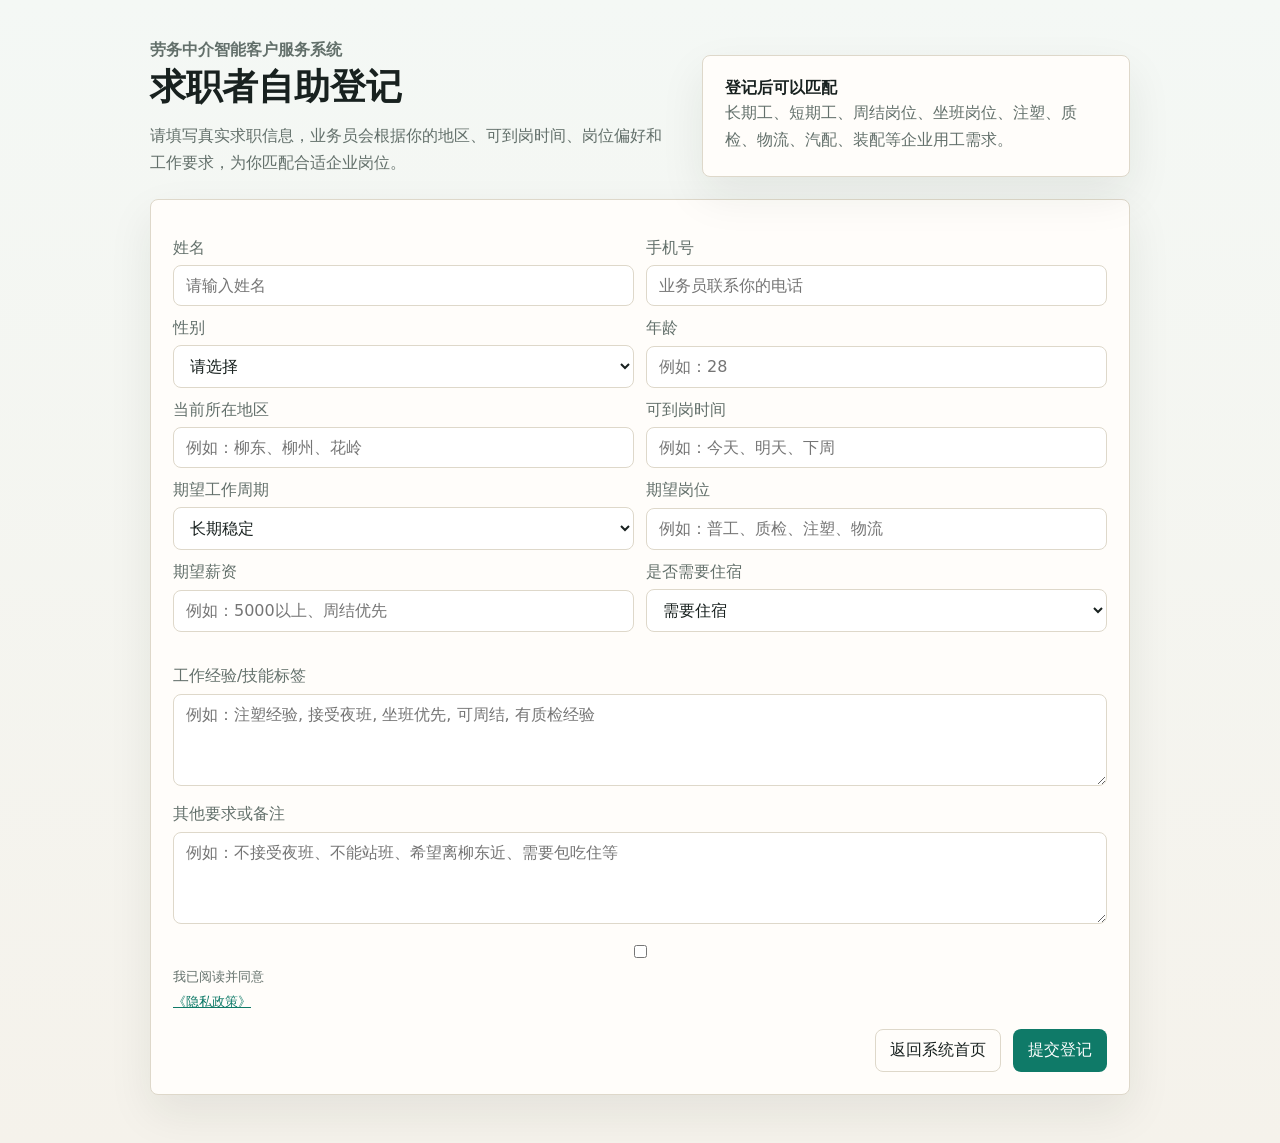
<file: applicant.html>
<!doctype html>
<html lang="zh-CN">
<head>
  <meta charset="utf-8">
  <meta name="viewport" content="width=device-width, initial-scale=1">
  <title>求职者自助登记</title>
  <link rel="stylesheet" href="styles.css">
</head>
<body class="public-page">
  <main class="public-shell">
    <section class="public-hero">
      <div>
        <p class="eyebrow">劳务中介智能客户服务系统</p>
        <h1>求职者自助登记</h1>
        <p>请填写真实求职信息，业务员会根据你的地区、可到岗时间、岗位偏好和工作要求，为你匹配合适企业岗位。</p>
        <p id="agencyHint" class="item-meta"></p>
      </div>
      <div class="public-card">
        <strong>登记后可以匹配</strong>
        <p>长期工、短期工、周结岗位、坐班岗位、注塑、质检、物流、汽配、装配等企业用工需求。</p>
      </div>
    </section>

    <section class="public-card">
      <form class="public-form" id="applicantForm">
        <div class="form-grid">
          <label>姓名<input name="name" required placeholder="请输入姓名"></label>
          <label>手机号<input name="phone" required inputmode="tel" placeholder="业务员联系你的电话"></label>
          <label>性别<select name="gender" required><option value="">请选择</option><option>男</option><option>女</option></select></label>
          <label>年龄<input name="age" required type="number" min="16" max="65" placeholder="例如：28"></label>
          <label>当前所在地区<input name="location" required placeholder="例如：柳东、柳州、花岭"></label>
          <label>可到岗时间<input name="available" required placeholder="例如：今天、明天、下周"></label>
          <label>期望工作周期<select name="period" required><option>长期稳定</option><option>1-3个月</option><option>7-15天</option><option>暑假工</option><option>周末兼职</option></select></label>
          <label>期望岗位<input name="expectedRole" placeholder="例如：普工、质检、注塑、物流"></label>
          <label>期望薪资<input name="salary" placeholder="例如：5000以上、周结优先"></label>
          <label>是否需要住宿<select name="housing"><option>需要住宿</option><option>不需要住宿</option><option>都可以</option></select></label>
        </div>
        <label>工作经验/技能标签<textarea name="tags" placeholder="例如：注塑经验, 接受夜班, 坐班优先, 可周结, 有质检经验"></textarea></label>
        <label>其他要求或备注<textarea name="note" placeholder="例如：不接受夜班、不能站班、希望离柳东近、需要包吃住等"></textarea></label>
        <label class="checkbox-label">
          <input type="checkbox" name="privacyAgreed" required>
          我已阅读并同意 <a href="#" onclick="alert('您的个人信息仅用于岗位匹配推荐，不会提供给未经您同意的第三方。提交即表示您授权业务员在必要时联系您。')">《隐私政策》</a>
        </label>
        <div class="success-box" id="successBox">登记成功。业务员会在人才库里看到你的资料，并根据企业用工需求联系你。</div>
        <div class="public-actions">
          <a class="ghost link-button" href="index.html">返回系统首页</a>
          <button class="primary" type="submit">提交登记</button>
        </div>
      </form>
    </section>
  </main>
  <sc
</file>
<file: styles.css>
:root {
  --bg: #f5f2eb;
  --surface: #fffdfa;
  --surface-2: #f0f6f4;
  --ink: #18211f;
  --muted: #63706b;
  --line: #ded8ca;
  --primary: #0f7a68;
  --primary-2: #0b5d50;
  --accent: #c7502c;
  --good: #16804f;
  --warn: #b76b12;
  --danger: #b33434;
  --shadow: 0 18px 45px rgba(24, 33, 31, .08);
}

* {
  box-sizing: border-box;
}

body {
  margin: 0;
  min-height: 100vh;
  display: grid;
  grid-template-columns: 280px 1fr;
  color: var(--ink);
  background: var(--bg);
  font-family: "Microsoft YaHei", "PingFang SC", system-ui, sans-serif;
}

button,
input,
select,
textarea {
  font: inherit;
}

button {
  cursor: pointer;
}

button:disabled {
  cursor: not-allowed;
  opacity: .65;
}

.sidebar {
  min-height: 100vh;
  padding: 24px;
  background: #17352f;
  color: #f8fbf8;
  display: flex;
  flex-direction: column;
  gap: 28px;
  position: sticky;
  top: 0;
}

.brand {
  display: flex;
  gap: 12px;
  align-items: center;
}

.brand-mark {
  width: 46px;
  height: 46px;
  border-radius: 8px;
  display: grid;
  place-items: center;
  background: #f6c75b;
  color: #17352f;
  font-weight: 800;
  font-size: 23px;
}

.brand strong,
.brand small {
  display: block;
}

.brand small {
  margin-top: 4px;
  color: #bed2cc;
}

.nav {
  display: grid;
  gap: 8px;
}

.nav-item {
  border: 0;
  border-radius: 8px;
  padding: 13px 14px;
  color: #e9f2ef;
  background: transparent;
  text-align: left;
}

.nav-item.active,
.nav-item:hover {
  background: rgba(255, 255, 255, .12);
}

.side-note {
  margin-top: auto;
  padding: 16px;
  border: 1px solid rgba(255, 255, 255, .18);
  border-radius: 8px;
  background: rgba(255, 255, 255, .08);
}

.side-note p {
  color: #d6e5e0;
  line-height: 1.6;
  margin-bottom: 0;
}

.app {
  padding: 28px;
  min-width: 0;
}

.topbar {
  display: flex;
  justify-content: space-between;
  align-items: flex-start;
  gap: 16px;
  margin-bottom: 22px;
}

.eyebrow {
  color: var(--primary);
  font-weight: 700;
  margin: 0 0 8px;
}

h1,
h2,
p {
  margin-top: 0;
}

h1 {
  margin-bottom: 0;
  font-size: 34px;
}

h2 {
  font-size: 19px;
  margin-bottom: 0;
}

.top-actions,
.toolbar,
.quick-prompts,
.chat-form,
.split {
  display: flex;
  gap: 10px;
  align-items: center;
  flex-wrap: wrap;
}

.primary,
.ghost,
.quick-prompts button,
.icon-btn {
  border: 1px solid transparent;
  border-radius: 8px;
  padding: 10px 14px;
  min-height: 42px;
}

a.link-button {
  display: inline-flex;
  align-items: center;
  text-decoration: none;
}

.primary {
  background: var(--primary);
  color: white;
}

.primary:hover {
  background: var(--primary-2);
}

.ghost,
.quick-prompts button {
  background: var(--surface);
  color: var(--ink);
  border-color: var(--line);
}

.icon-btn {
  width: 40px;
  padding: 0;
  font-size: 24px;
  background: transparent;
}

.view {
  display: none;
}

.view.active {
  display: block;
}

.metrics {
  display: grid;
  grid-template-columns: repeat(4, minmax(150px, 1fr));
  gap: 14px;
  margin-bottom: 18px;
}

.metric,
.panel,
.month-card,
.worker-card {
  background: var(--surface);
  border: 1px solid var(--line);
  border-radius: 8px;
  box-shadow: var(--shadow);
}

.metric {
  padding: 18px;
}

.metric span {
  color: var(--muted);
}

.metric strong {
  display: block;
  margin-top: 8px;
  font-size: 30px;
}

.layout.two-col,
.assistant-layout {
  display: grid;
  grid-template-columns: 1.2fr .8fr;
  gap: 18px;
}

.panel {
  padding: 18px;
}

.panel-head {
  display: flex;
  justify-content: space-between;
  gap: 12px;
  align-items: baseline;
  margin-bottom: 14px;
}

.panel-head span {
  color: var(--muted);
  font-size: 13px;
}

.list {
  display: grid;
  gap: 10px;
}

.item {
  display: grid;
  gap: 7px;
  padding: 12px;
  border: 1px solid var(--line);
  border-radius: 8px;
  background: #fff;
}

.item-top,
.item-meta {
  display: flex;
  justify-content: space-between;
  gap: 10px;
  align-items: center;
}

.check-row {
  display: inline-flex;
  align-items: center;
  gap: 8px;
  color: var(--ink);
}

.item-meta {
  color: var(--muted);
  font-size: 13px;
  flex-wrap: wrap;
}

.badge {
  display: inline-flex;
  align-items: center;
  min-height: 26px;
  padding: 3px 8px;
  border-radius: 999px;
  background: var(--surface-2);
  color: var(--primary-2);
  font-size: 12px;
  font-weight: 700;
  white-space: nowrap;
}

.badge.warn {
  background: #fff3df;
  color: var(--warn);
}

.badge.danger {
  background: #ffe9e9;
  color: var(--danger);
}

.toolbar {
  margin-bottom: 16px;
}

.toolbar label {
  color: var(--muted);
  display: grid;
  gap: 6px;
}

input,
select,
textarea {
  width: 100%;
  border: 1px solid var(--line);
  border-radius: 8px;
  background: #fff;
  padding: 10px 12px;
  color: var(--ink);
}

textarea {
  min-height: 92px;
  resize: vertical;
}

.split {
  justify-content: space-between;
}

.split input {
  max-width: 420px;
}

.calendar-grid {
  display: grid;
  grid-template-columns: repeat(4, minmax(220px, 1fr));
  gap: 14px;
}

.month-card {
  padding: 14px;
  min-height: 185px;
}

.month-title {
  display: flex;
  justify-content: space-between;
  color: var(--primary-2);
  font-weight: 800;
  margin-bottom: 10px;
}

.mini-demand {
  border-left: 4px solid var(--primary);
  padding: 8px 8px 8px 10px;
  background: #f7faf8;
  border-radius: 6px;
  margin-bottom: 8px;
}

.mini-demand strong,
.mini-demand span {
  display: block;
}

.mini-demand span {
  color: var(--muted);
  font-size: 12px;
  margin-top: 4px;
}

.table-wrap {
  overflow: auto;
  background: var(--surface);
  border: 1px solid var(--line);
  border-radius: 8px;
  box-shadow: var(--shadow);
}

table {
  width: 100%;
  border-collapse: collapse;
  min-width: 880px;
}

th,
td {
  padding: 14px 12px;
  border-bottom: 1px solid var(--line);
  text-align: left;
  vertical-align: top;
}

th {
  background: #f2eee3;
  color: #4d5b56;
  font-size: 13px;
}

tr:last-child td {
  border-bottom: 0;
}

.worker-grid {
  display: grid;
  grid-template-columns: repeat(3, minmax(220px, 1fr));
  gap: 14px;
}

.worker-card {
  padding: 16px;
}

.worker-card h3 {
  margin: 0 0 8px;
}

.tags {
  display: flex;
  flex-wrap: wrap;
  gap: 6px;
  margin-top: 12px;
}

.chat-panel {
  min-height: 610px;
  display: flex;
  flex-direction: column;
}

.chat-log {
  flex: 1;
  min-height: 330px;
  display: grid;
  align-content: start;
  gap: 12px;
  padding: 12px;
  border: 1px solid var(--line);
  border-radius: 8px;
  background: #fbf8ef;
  overflow: auto;
}

.bubble {
  max-width: 86%;
  padding: 12px;
  border-radius: 8px;
  background: #fff;
  white-space: pre-wrap;
  line-height: 1.65;
}

.bubble.user {
  justify-self: end;
  background: #dff1ec;
}

.chat-form {
  margin-top: 12px;
}

.chat-form input {
  flex: 1;
}

.knowledge {
  display: grid;
  gap: 12px;
}

.collector-form {
  display: grid;
  gap: 14px;
}

.collector-tabs {
  display: flex;
  gap: 8px;
  margin-bottom: 14px;
}

.collector-tab {
  border: 1px solid var(--line);
  border-radius: 8px;
  background: var(--surface);
  padding: 10px 14px;
}

.collector-tab.active {
  background: var(--primary);
  color: #fff;
  border-color: var(--primary);
}

.collector-form label {
  display: grid;
  gap: 8px;
  color: var(--muted);
}

.collector-form textarea {
  min-height: 260px;
}

.collector-results {
  margin-top: 18px;
}

.fuzzy-card {
  display: grid;
  gap: 12px;
}

.fuzzy-card .form-grid {
  margin: 0;
}

.knowledge-block {
  padding: 12px;
  border: 1px solid var(--line);
  border-radius: 8px;
  background: #fff;
}

.knowledge-block strong {
  display: block;
  margin-bottom: 8px;
}

dialog {
  border: 0;
  padding: 0;
  background: transparent;
}

dialog::backdrop {
  background: rgba(20, 29, 27, .45);
}

.modal-card {
  width: min(760px, calc(100vw - 24px));
  padding: 20px;
  background: var(--surface);
  border-radius: 8px;
  box-shadow: 0 24px 80px rgba(0, 0, 0, .28);
}

.public-page {
  display: block;
  min-height: 100vh;
  background: linear-gradient(180deg, #f4f8f5 0%, #f5f2eb 100%);
}

.public-shell {
  width: min(980px, calc(100vw - 32px));
  margin: 0 auto;
  padding: 36px 0 48px;
}

.public-hero {
  display: grid;
  grid-template-columns: 1.1fr .9fr;
  gap: 28px;
  align-items: end;
  margin-bottom: 22px;
}

.public-hero h1 {
  font-size: 36px;
  margin-bottom: 10px;
}

.public-hero p {
  color: var(--muted);
  line-height: 1.7;
  margin-bottom: 0;
}

.public-card {
  background: var(--surface);
  border: 1px solid var(--line);
  border-radius: 8px;
  box-shadow: var(--shadow);
  padding: 22px;
}

.public-form {
  display: grid;
  gap: 18px;
}

.public-form label {
  display: grid;
  gap: 7px;
  color: var(--muted);
}

.public-actions {
  display: flex;
  gap: 12px;
  align-items: center;
  justify-content: flex-end;
}

.success-box {
  display: none;
  padding: 16px;
  border-radius: 8px;
  background: #e5f5ec;
  color: #0d5b38;
  line-height: 1.7;
}

.success-box.show {
  display: block;
}

.modal-card header,
.modal-card footer {
  display: flex;
  justify-content: space-between;
  align-items: center;
  gap: 12px;
}

.modal-card footer {
  justify-content: flex-end;
  margin-top: 18px;
}

.form-grid {
  display: grid;
  grid-template-columns: repeat(2, 1fr);
  gap: 12px;
  margin: 16px 0;
}

.form-grid label,
.modal-card > label {
  display: grid;
  gap: 6px;
  color: var(--muted);
}

@media (max-width: 1100px) {
  body {
    grid-template-columns: 1fr;
  }

  .sidebar {
    min-height: auto;
    position: static;
  }

  .nav {
    grid-template-columns: repeat(5, minmax(120px, 1fr));
    overflow: auto;
  }

  .metrics,
  .calendar-grid,
  .worker-grid,
  .layout.two-col,
  .assistant-layout {
    grid-template-columns: repeat(2, minmax(0, 1fr));
  }
}

@media (max-width: 720px) {
  .app,
  .sidebar {
    padding: 18px;
  }

  .topbar,
  .public-hero,
  .layout.two-col,
  .assistant-layout,
  .metrics,
  .calendar-grid,
  .worker-grid,
  .form-grid {
    grid-template-columns: 1fr;
    display: grid;
  }

  .top-actions,
  .split,
  .chat-form {
    align-items: stretch;
  }

  h1 {
    font-size: 27px;
  }
}

/* ── 账号管理 ──────────────────────────────────── */
.input-with-btn {
  display: flex;
  gap: 8px;
}
.input-with-btn input {
  flex: 1;
}
.input-with-btn .sms-btn {
  white-space: nowrap;
  flex-shrink: 0;
}
.hint {
  font-size: 12px;
  color: var(--text-muted);
  margin: 4px 0;
}
.checkbox-label {
  display: flex;
  align-items: center;
  gap: 6px;
  font-size: 13px;
  cursor: pointer;
}
.checkbox-label input[type="checkbox"] {
  width: auto;
}
.checkbox-label a {
  color: var(--primary);
  text-decoration: underline;
}

/* ── 登录模式切换 ────────────────────────────────── */
.login-tabs {
  display: flex;
  gap: 0;
  margin-bottom: 12px;
  border-radius: 6px;
  overflow: hidden;
  border: 1px solid var(--line);
}
.login-tab {
  flex: 1;
  padding: 6px 12px;
  border: none;
  background: var(--surface);
  cursor: pointer;
  font-size: 13px;
  color: var(--muted);
  transition: all .15s;
}
.login-tab.active {
  background: var(--primary);
  color: #fff;
}
.login-tab:not(.active):hover {
  background: var(--surface-2);
}
.login-fields-legacy label,
.login-fields-phone label {
  font-size: 13px;
  color: var(--muted);
  margin-bottom: 4px;
}
.login-fields-legacy input,
.login-fields-phone input {
  width: 100%;
}

/* ── 招聘流程 / Pipeline ─────────────────────────── */
.pipeline-list table {
  width: 100%;
  border-collapse: collapse;
  font-size: 13px;
}
.pipeline-list th {
  text-align: left;
  padding: 10px 8px;
  border-bottom: 2px solid var(--line);
  font-weight: 600;
  color: var(--muted);
  white-space: nowrap;
}
.pipeline-list td {
  padding: 8px;
  border-bottom: 1px solid var(--line);
  vertical-align: middle;
}
.pipeline-list tr:hover {
  background: var(--surface-2);
}

.status-badge {
  display: inline-block;
  padding: 2px 10px;
  border-radius: 12px;
  font-size: 12px;
  font-weight: 600;
  color: #fff;
  white-space: nowrap;
}
.status-assigned { background: #6c757d; }
.status-contacted { background: #17a2b8; }
.status-interviewed { background: #ffc107; color: #333; }
.status-onboarded { background: #28a745; }
.status-stationed { background: #007bff; }
.status-departed { background: #dc3545; }

.pipeline-actions {
  display: flex;
  gap: 4px;
  flex-wrap: wrap;
}
.pipeline-actions .btn {
  padding: 3px 10px;
  font-size: 12px;
  border: 1px solid var(--line);
  border-radius: 4px;
  background: var(--surface);
  cursor: pointer;
  white-space: nowrap;
}
.pipeline-actions .btn:hover {
  background: var(--surface-2);
}
.pipeline-actions .btn-primary {
  background: var(--primary);
  color: #fff;
  border-color: var(--primary);
}
.pipeline-actions .btn-primary:hover {
  background: var(--primary-2);
}

/* Kanban */
.pipeline-kanban {
  display: flex;
  gap: 12px;
  overflow-x: auto;
  padding: 8px 0;
  min-height: 60vh;
}
.kanban-col {
  flex: 1;
  min-width: 200px;
  max-width: 280px;
  background: var(--surface-2);
  border-radius: 8px;
  display: flex;
  flex-direction: column;
  max-height: calc(100vh - 180px);
}
.kanban-header {
  padding: 8px 12px;
  font-weight: 600;
  font-size: 14px;
  border-radius: 8px 8px 0 0;
  color: #fff;
  flex-shrink: 0;
}
.kanban-body {
  padding: 8px;
  overflow-y: auto;
  flex: 1;
}
.kanban-card {
  background: var(--surface);
  border-radius: 6px;
  padding: 10px;
  margin-bottom: 8px;
  box-shadow: 0 1px 3px rgba(0,0,0,.08);
  font-size: 13px;
  cursor: default;
}
.kanban-card:hover {
  box-shadow: 0 2px 8px rgba(0,0,0,.12);
}
.kanban-card .worker-name {
  font-weight: 600;
  font-size: 14px;
}
.kanban-card .demand-info {
  color: var(--muted);
  font-size: 12px;
  margin: 4px 0;
}
.kanban-card .kanban-actions {
  display: flex;
  gap: 4px;
  margin-top: 6px;
  flex-wrap: wrap;
}
.kanban-card .kanban-actions .btn {
  padding: 2px 8px;
  font-size: 11px;
  cursor: pointer;
  border: 1px solid var(--line);
  border-radius: 3px;
  background: var(--surface);
}
.kanban-card .kanban-actions .btn:hover {
  background: var(--surface-2);
}

.toggle-view {
  display: flex;
  align-items: center;
  gap: 6px;
  font-size: 13px;
  cursor: pointer;
  margin-left: 12px;
}
.toggle-view input[type="checkbox"] {
  width: auto;
  cursor: pointer;
}

/* ── 分配弹窗（搜索+即时分配）────────────────────── */
.assign-modal-wide .modal-card {
  width: 520px;
  max-width: 90vw;
}
.assign-body {
  padding: 0 20px;
  max-height: 60vh;
  overflow-y: auto;
}
.assign-search-wrap {
  display: flex;
  align-items: center;
  gap: 8px;
  margin-bottom: 10px;
  position: sticky;
  top: 0;
  background: var(--surface);
  padding: 8px 0;
  z-index: 1;
}
.assign-search-wrap input {
  flex: 1;
  padding: 8px 12px;
  border: 1px solid var(--line);
  border-radius: 6px;
  font-size: 14px;
  background: var(--bg);
}
.assign-search-wrap input:focus {
  outline: none;
  border-color: var(--primary);
  box-shadow: 0 0 0 2px rgba(15,122,104,.15);
}
.assign-count {
  font-size: 12px;
  color: var(--muted);
  white-space: nowrap;
}
.assign-group {
  margin-bottom: 12px;
}
.assign-group-title {
  font-weight: 600;
  font-size: 13px;
  color: var(--primary);
  padding: 4px 0 6px;
  border-bottom: 1px solid var(--line);
  margin-bottom: 4px;
}
.assign-item {
  display: flex;
  align-items: center;
  gap: 8px;
  padding: 8px 10px;
  border-radius: 6px;
  cursor: pointer;
  transition: background .1s;
  border-bottom: 1px solid #f0ede6;
}
.assign-item:hover {
  background: var(--primary);
  color: #fff;
}
.assign-item:hover .assign-item-meta,
.assign-item:hover .assign-item-badge,
.assign-item:hover .assign-item-tags {
  color: rgba(255,255,255,.85);
}
.assign-item-main {
  flex: 1;
  font-weight: 600;
  font-size: 14px;
  min-width: 0;
  overflow: hidden;
  text-overflow: ellipsis;
  white-space: nowrap;
}
.assign-item-meta {
  font-size: 12px;
  color: var(--muted);
  white-space: nowrap;
}
.assign-item-badge {
  font-size: 11px;
  padding: 1px 6px;
  border-radius: 3px;
  background: var(--surface-2);
  color: var(--muted);
  white-space: nowrap;
}
.assign-item-tags {
  font-size: 11px;
  color: var(--muted);
  max-width: 120px;
  overflow: hidden;
  text-overflow: ellipsis;
  white-space: nowrap;
}
.assign-empty {
  text-align: center;
  color: var(--muted);
  padding: 30px 0;
  font-size: 14px;
}

/* ── Toast 提示 ──────────────────────────────────── */
.toast-success {
  position: fixed;
  top: 20px;
  right: 20px;
  background: var(--good);
  color: #fff;
  padding: 12px 20px;
  border-radius: 8px;
  font-size: 14px;
  box-shadow: 0 4px 16px rgba(0,0,0,.15);
  z-index: 9999;
  animation: toast-in .3s ease;
}
@keyframes toast-in {
  from { transform: translateY(-20px); opacity: 0; }
  to { transform: translateY(0); opacity: 1; }
}

/* ── 服务记录时间轴 ────────────────────────────── */
.events-list { display: flex; flex-direction: column; gap: 0; }
.event-item {
  display: flex; gap: 10px; align-items: flex-start;
  padding: 8px 0; border-bottom: 1px solid var(--border, #eee);
}
.event-item:last-child { border-bottom: none; }
.event-icon { font-size: 16px; flex-shrink: 0; margin-top: 1px; width: 22px; text-align: center; }
.event-body { flex: 1; min-width: 0; }
.event-content { font-size: 13px; color: var(--text, #333); line-height: 1.5; word-break: break-all; }
.event-meta { font-size: 11px; color: var(--muted, #999); margin-top: 2px; }
.assign-item-locked { pointer-events: none; }

/* ── 人员分派管理 ────────────────────────────── */
.assign-list { margin-top: 0; }
.assign-list-inner { max-height: 60vh; overflow-y: auto; }
.assign-row {
  display: flex; align-items: center; gap: 8px;
  padding: 8px 12px; border-bottom: 1px solid var(--border, #eee);
  font-size: 13px;
}
.assign-row-name { flex: 1; min-width: 0; white-space: nowrap; overflow: hidden; text-overflow: ellipsis; }
.assign-user-select { max-width: 160px; font-size: 12px; padding: 3px 6px; border: 1px solid #ccc; border-radius: 4px; }
.assign-tag {
  font-size: 11px; padding: 2px 8px; border-radius: 10px;
  background: #e8eaff; color: #4338ca;
  white-space: nowrap;
}
.assign-tag.muted { background: #f0f0f0; color: #999; }
.assign-status { font-size: 12px; margin-left: 8px; }
.assign-empty { color: var(--muted, #999); font-size: 13px; padding: 20px; text-align: center; }
</file>
